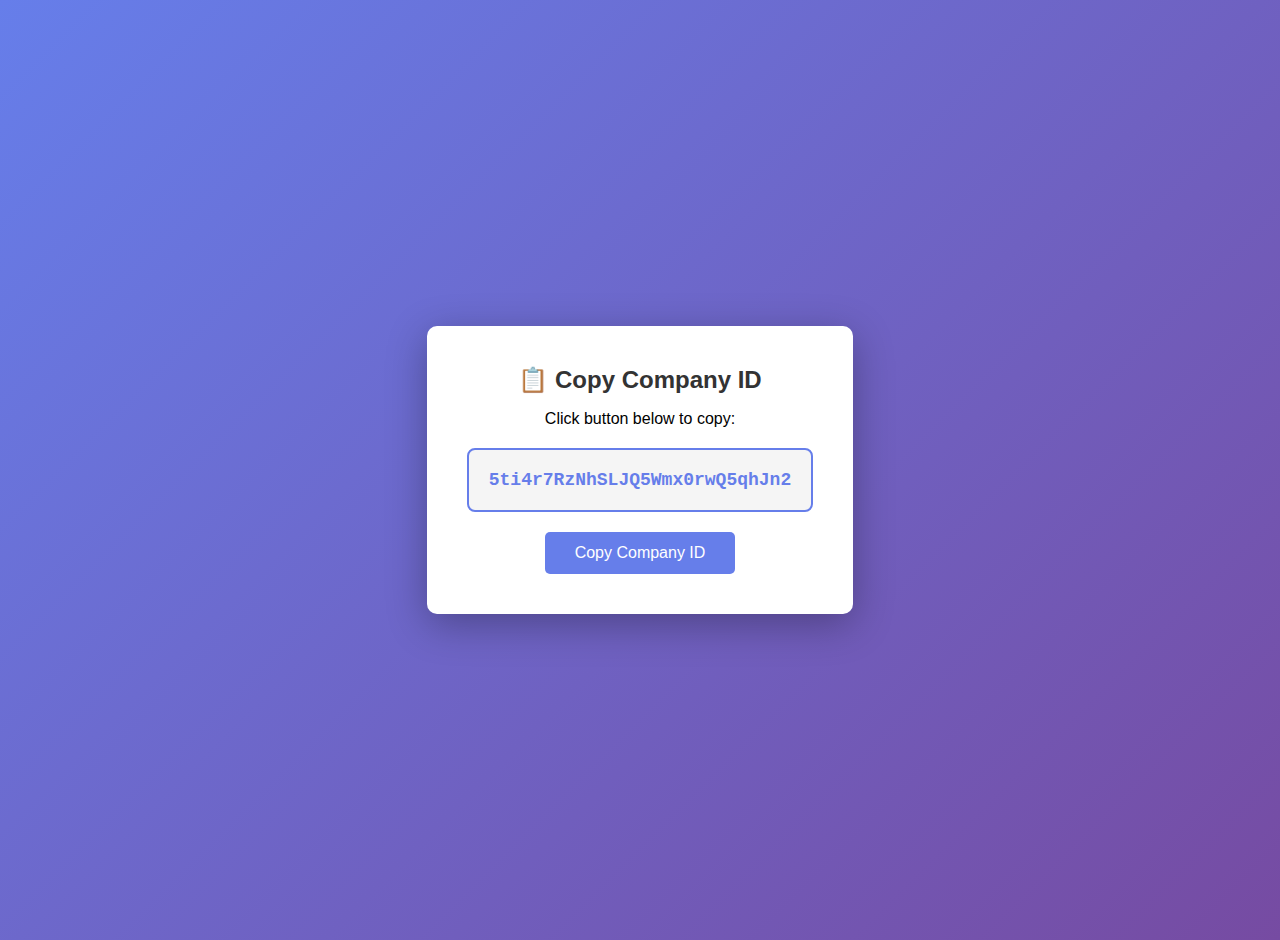
<file: copy-company-id.html>
<!DOCTYPE html>
<html lang="en">
<head>
    <meta charset="UTF-8">
    <meta name="viewport" content="width=device-width, initial-scale=1.0">
    <title>Copy Company ID</title>
    <style>
        body {
            margin: 0;
            padding: 20px;
            font-family: Arial, sans-serif;
            background: linear-gradient(135deg, #667eea 0%, #764ba2 100%);
            min-height: 100vh;
            display: flex;
            align-items: center;
            justify-content: center;
        }
        .container {
            background: white;
            padding: 40px;
            border-radius: 10px;
            box-shadow: 0 10px 40px rgba(0, 0, 0, 0.3);
            text-align: center;
            max-width: 500px;
        }
        h1 {
            color: #333;
            margin-top: 0;
            font-size: 24px;
        }
        .company-id {
            background: #f5f5f5;
            padding: 20px;
            border-radius: 8px;
            font-family: 'Courier New', monospace;
            font-size: 18px;
            font-weight: bold;
            color: #667eea;
            margin: 20px 0;
            word-break: break-all;
            border: 2px solid #667eea;
        }
        button {
            background: #667eea;
            color: white;
            border: none;
            padding: 12px 30px;
            font-size: 16px;
            border-radius: 5px;
            cursor: pointer;
            transition: background 0.3s;
        }
        button:hover {
            background: #764ba2;
        }
        .status {
            margin-top: 10px;
            font-size: 14px;
            color: #27ae60;
            display: none;
        }
        .status.show {
            display: block;
        }
    </style>
</head>
<body>
    <div class="container">
        <h1>📋 Copy Company ID</h1>
        <p>Click button below to copy:</p>
        <div class="company-id" id="companyId">5ti4r7RzNhSLJQ5Wmx0rwQ5qhJn2</div>
        <button onclick="copyToClipboard()">Copy Company ID</button>
        <div class="status" id="status">✅ Copied to clipboard!</div>
    </div>

    <script>
        function copyToClipboard() {
            const companyId = document.getElementById('companyId').textContent;
            navigator.clipboard.writeText(companyId).then(() => {
                const status = document.getElementById('status');
                status.classList.add('show');
                setTimeout(() => {
                    status.classList.remove('show');
                }, 2000);
            });
        }
    </script>
</body>
</html>
</file>
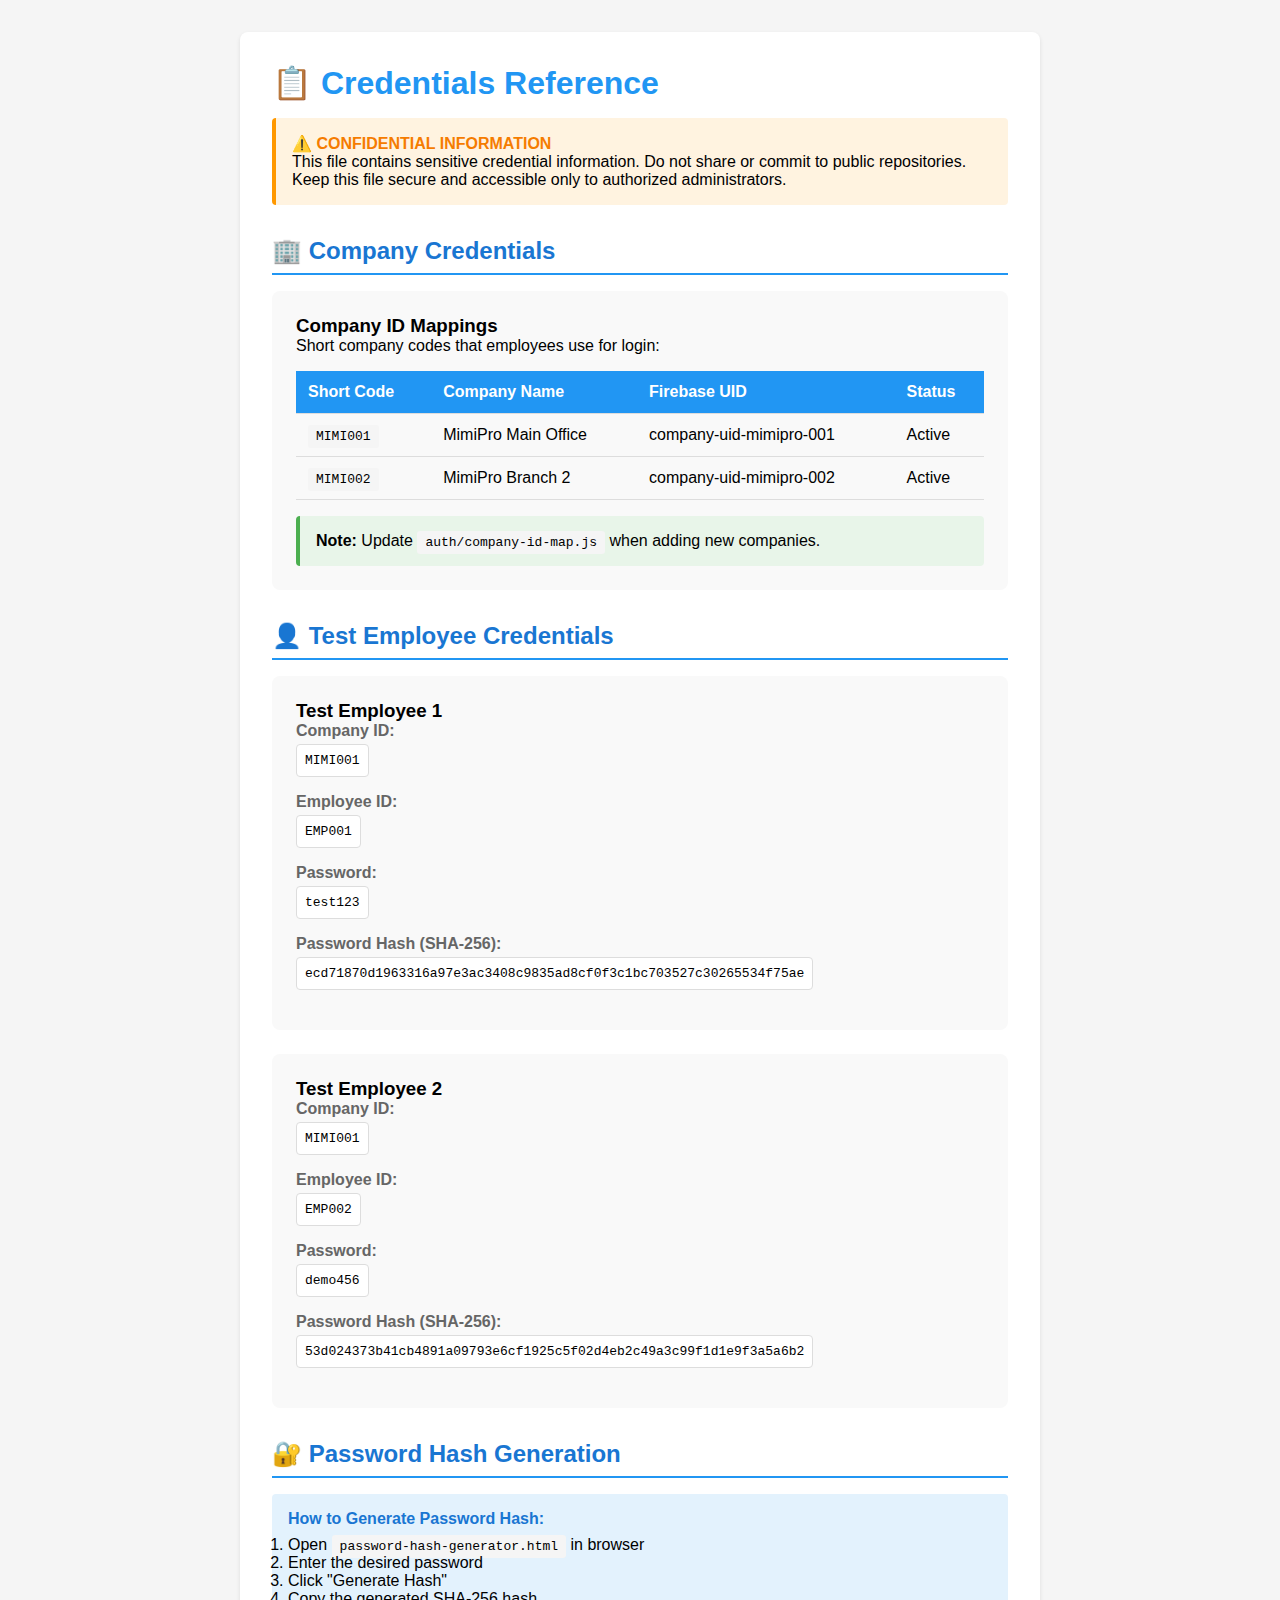
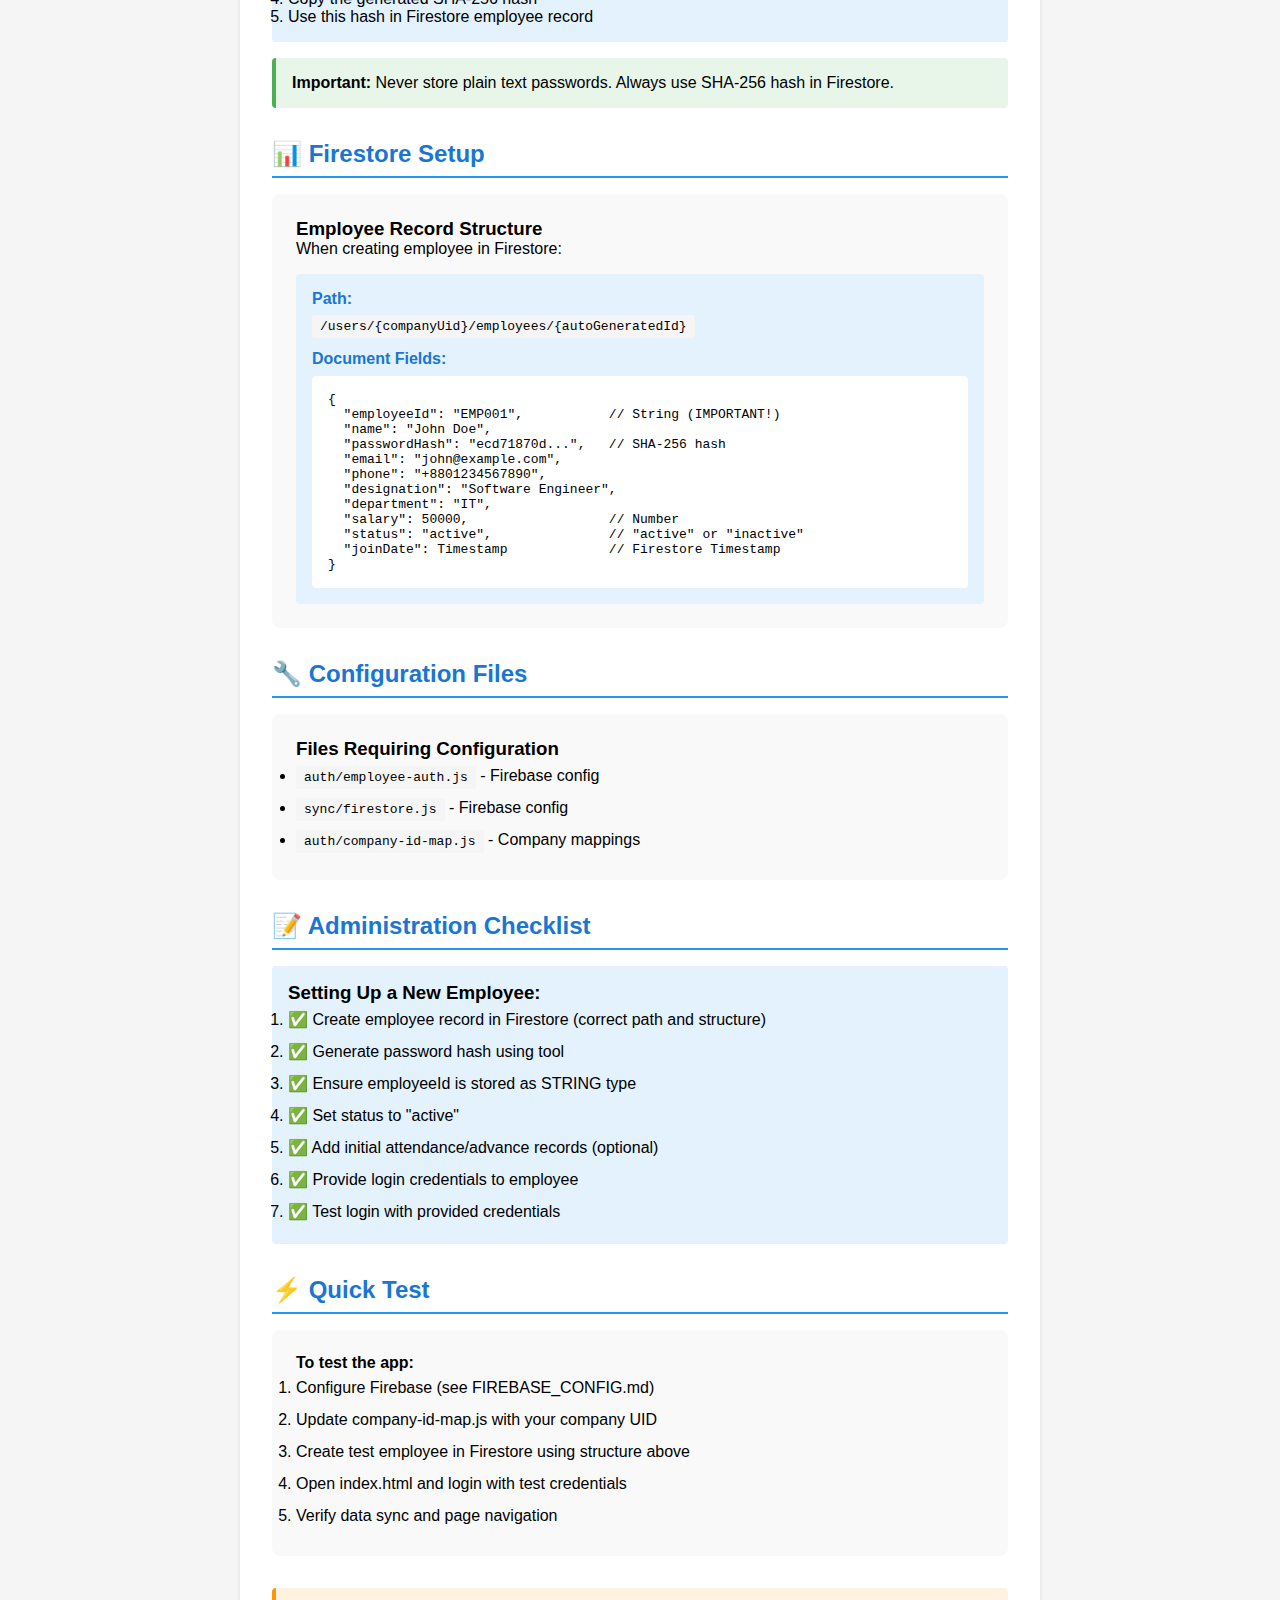
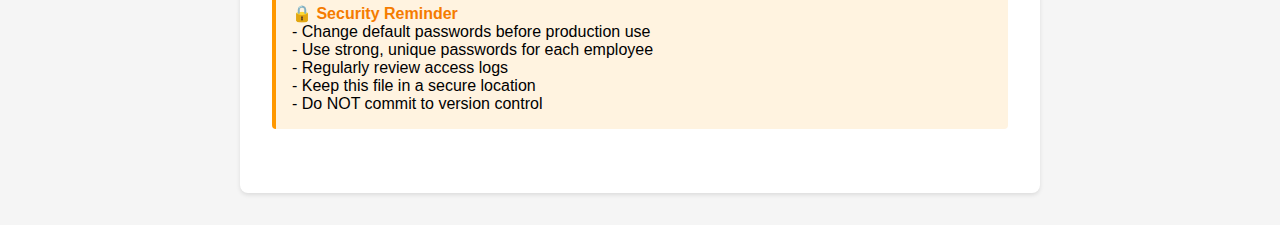
<file: employee-app/credentials.html>
<!DOCTYPE html>
<html lang="en">
<head>
    <meta charset="UTF-8">
    <meta name="viewport" content="width=device-width, initial-scale=1.0">
    <title>Credentials Reference - MimiPro Employee App</title>
    <style>
        * {
            margin: 0;
            padding: 0;
            box-sizing: border-box;
        }
        
        body {
            font-family: 'Segoe UI', Tahoma, Geneva, Verdana, sans-serif;
            background: #f5f5f5;
            padding: 2rem;
        }
        
        .container {
            max-width: 800px;
            margin: 0 auto;
            background: white;
            padding: 2rem;
            border-radius: 8px;
            box-shadow: 0 2px 4px rgba(0, 0, 0, 0.1);
        }
        
        h1 {
            color: #2196F3;
            margin-bottom: 1rem;
        }
        
        .warning {
            background: #FFF3E0;
            border-left: 4px solid #FF9800;
            padding: 1rem;
            margin-bottom: 2rem;
            border-radius: 4px;
        }
        
        .warning strong {
            color: #F57C00;
        }
        
        h2 {
            color: #1976D2;
            margin-top: 2rem;
            margin-bottom: 1rem;
            border-bottom: 2px solid #2196F3;
            padding-bottom: 0.5rem;
        }
        
        .credential-section {
            background: #f9f9f9;
            padding: 1.5rem;
            border-radius: 8px;
            margin-bottom: 1.5rem;
        }
        
        .credential-item {
            margin-bottom: 1rem;
        }
        
        .credential-label {
            font-weight: 600;
            color: #666;
            margin-bottom: 0.25rem;
        }
        
        .credential-value {
            font-family: monospace;
            background: white;
            padding: 0.5rem;
            border: 1px solid #ddd;
            border-radius: 4px;
            display: inline-block;
        }
        
        .example {
            background: #E3F2FD;
            padding: 1rem;
            border-radius: 4px;
            margin-top: 1rem;
        }
        
        .example-title {
            font-weight: 600;
            color: #1976D2;
            margin-bottom: 0.5rem;
        }
        
        table {
            width: 100%;
            border-collapse: collapse;
            margin-top: 1rem;
        }
        
        th, td {
            padding: 0.75rem;
            text-align: left;
            border-bottom: 1px solid #ddd;
        }
        
        th {
            background: #2196F3;
            color: white;
            font-weight: 600;
        }
        
        tr:hover {
            background: #f5f5f5;
        }
        
        code {
            background: #f5f5f5;
            padding: 0.25rem 0.5rem;
            border-radius: 3px;
            font-family: monospace;
        }
        
        .note {
            background: #E8F5E9;
            border-left: 4px solid #4CAF50;
            padding: 1rem;
            margin-top: 1rem;
            border-radius: 4px;
        }
    </style>
</head>
<body>
    <div class="container">
        <h1>📋 Credentials Reference</h1>
        
        <div class="warning">
            <strong>⚠️ CONFIDENTIAL INFORMATION</strong><br>
            This file contains sensitive credential information. Do not share or commit to public repositories.
            Keep this file secure and accessible only to authorized administrators.
        </div>
        
        <h2>🏢 Company Credentials</h2>
        
        <div class="credential-section">
            <h3>Company ID Mappings</h3>
            <p>Short company codes that employees use for login:</p>
            
            <table>
                <thead>
                    <tr>
                        <th>Short Code</th>
                        <th>Company Name</th>
                        <th>Firebase UID</th>
                        <th>Status</th>
                    </tr>
                </thead>
                <tbody>
                    <tr>
                        <td><code>MIMI001</code></td>
                        <td>MimiPro Main Office</td>
                        <td>company-uid-mimipro-001</td>
                        <td>Active</td>
                    </tr>
                    <tr>
                        <td><code>MIMI002</code></td>
                        <td>MimiPro Branch 2</td>
                        <td>company-uid-mimipro-002</td>
                        <td>Active</td>
                    </tr>
                    <!-- Add more companies as needed -->
                </tbody>
            </table>
            
            <div class="note">
                <strong>Note:</strong> Update <code>auth/company-id-map.js</code> when adding new companies.
            </div>
        </div>
        
        <h2>👤 Test Employee Credentials</h2>
        
        <div class="credential-section">
            <h3>Test Employee 1</h3>
            <div class="credential-item">
                <div class="credential-label">Company ID:</div>
                <div class="credential-value">MIMI001</div>
            </div>
            <div class="credential-item">
                <div class="credential-label">Employee ID:</div>
                <div class="credential-value">EMP001</div>
            </div>
            <div class="credential-item">
                <div class="credential-label">Password:</div>
                <div class="credential-value">test123</div>
            </div>
            <div class="credential-item">
                <div class="credential-label">Password Hash (SHA-256):</div>
                <div class="credential-value" style="word-break: break-all;">
                    ecd71870d1963316a97e3ac3408c9835ad8cf0f3c1bc703527c30265534f75ae
                </div>
            </div>
        </div>
        
        <div class="credential-section">
            <h3>Test Employee 2</h3>
            <div class="credential-item">
                <div class="credential-label">Company ID:</div>
                <div class="credential-value">MIMI001</div>
            </div>
            <div class="credential-item">
                <div class="credential-label">Employee ID:</div>
                <div class="credential-value">EMP002</div>
            </div>
            <div class="credential-item">
                <div class="credential-label">Password:</div>
                <div class="credential-value">demo456</div>
            </div>
            <div class="credential-item">
                <div class="credential-label">Password Hash (SHA-256):</div>
                <div class="credential-value" style="word-break: break-all;">
                    53d024373b41cb4891a09793e6cf1925c5f02d4eb2c49a3c99f1d1e9f3a5a6b2
                </div>
            </div>
        </div>
        
        <h2>🔐 Password Hash Generation</h2>
        
        <div class="example">
            <div class="example-title">How to Generate Password Hash:</div>
            <ol>
                <li>Open <code>password-hash-generator.html</code> in browser</li>
                <li>Enter the desired password</li>
                <li>Click "Generate Hash"</li>
                <li>Copy the generated SHA-256 hash</li>
                <li>Use this hash in Firestore employee record</li>
            </ol>
        </div>
        
        <div class="note">
            <strong>Important:</strong> Never store plain text passwords. Always use SHA-256 hash in Firestore.
        </div>
        
        <h2>📊 Firestore Setup</h2>
        
        <div class="credential-section">
            <h3>Employee Record Structure</h3>
            <p>When creating employee in Firestore:</p>
            
            <div class="example">
                <div class="example-title">Path:</div>
                <code>/users/{companyUid}/employees/{autoGeneratedId}</code>
                
                <div class="example-title" style="margin-top: 1rem;">Document Fields:</div>
                <pre style="background: white; padding: 1rem; border-radius: 4px; overflow-x: auto;">
{
  "employeeId": "EMP001",           // String (IMPORTANT!)
  "name": "John Doe",
  "passwordHash": "ecd71870d...",   // SHA-256 hash
  "email": "john@example.com",
  "phone": "+8801234567890",
  "designation": "Software Engineer",
  "department": "IT",
  "salary": 50000,                  // Number
  "status": "active",               // "active" or "inactive"
  "joinDate": Timestamp             // Firestore Timestamp
}</pre>
            </div>
        </div>
        
        <h2>🔧 Configuration Files</h2>
        
        <div class="credential-section">
            <h3>Files Requiring Configuration</h3>
            <ul style="line-height: 2;">
                <li><code>auth/employee-auth.js</code> - Firebase config</li>
                <li><code>sync/firestore.js</code> - Firebase config</li>
                <li><code>auth/company-id-map.js</code> - Company mappings</li>
            </ul>
        </div>
        
        <h2>📝 Administration Checklist</h2>
        
        <div class="example">
            <h3>Setting Up a New Employee:</h3>
            <ol style="line-height: 2;">
                <li>✅ Create employee record in Firestore (correct path and structure)</li>
                <li>✅ Generate password hash using tool</li>
                <li>✅ Ensure employeeId is stored as STRING type</li>
                <li>✅ Set status to "active"</li>
                <li>✅ Add initial attendance/advance records (optional)</li>
                <li>✅ Provide login credentials to employee</li>
                <li>✅ Test login with provided credentials</li>
            </ol>
        </div>
        
        <h2>⚡ Quick Test</h2>
        
        <div class="credential-section">
            <p><strong>To test the app:</strong></p>
            <ol style="line-height: 2;">
                <li>Configure Firebase (see FIREBASE_CONFIG.md)</li>
                <li>Update company-id-map.js with your company UID</li>
                <li>Create test employee in Firestore using structure above</li>
                <li>Open index.html and login with test credentials</li>
                <li>Verify data sync and page navigation</li>
            </ol>
        </div>
        
        <div class="warning" style="margin-top: 2rem;">
            <strong>🔒 Security Reminder</strong><br>
            - Change default passwords before production use<br>
            - Use strong, unique passwords for each employee<br>
            - Regularly review access logs<br>
            - Keep this file in a secure location<br>
            - Do NOT commit to version control
        </div>
    </div>
</body>
</html>
</file>
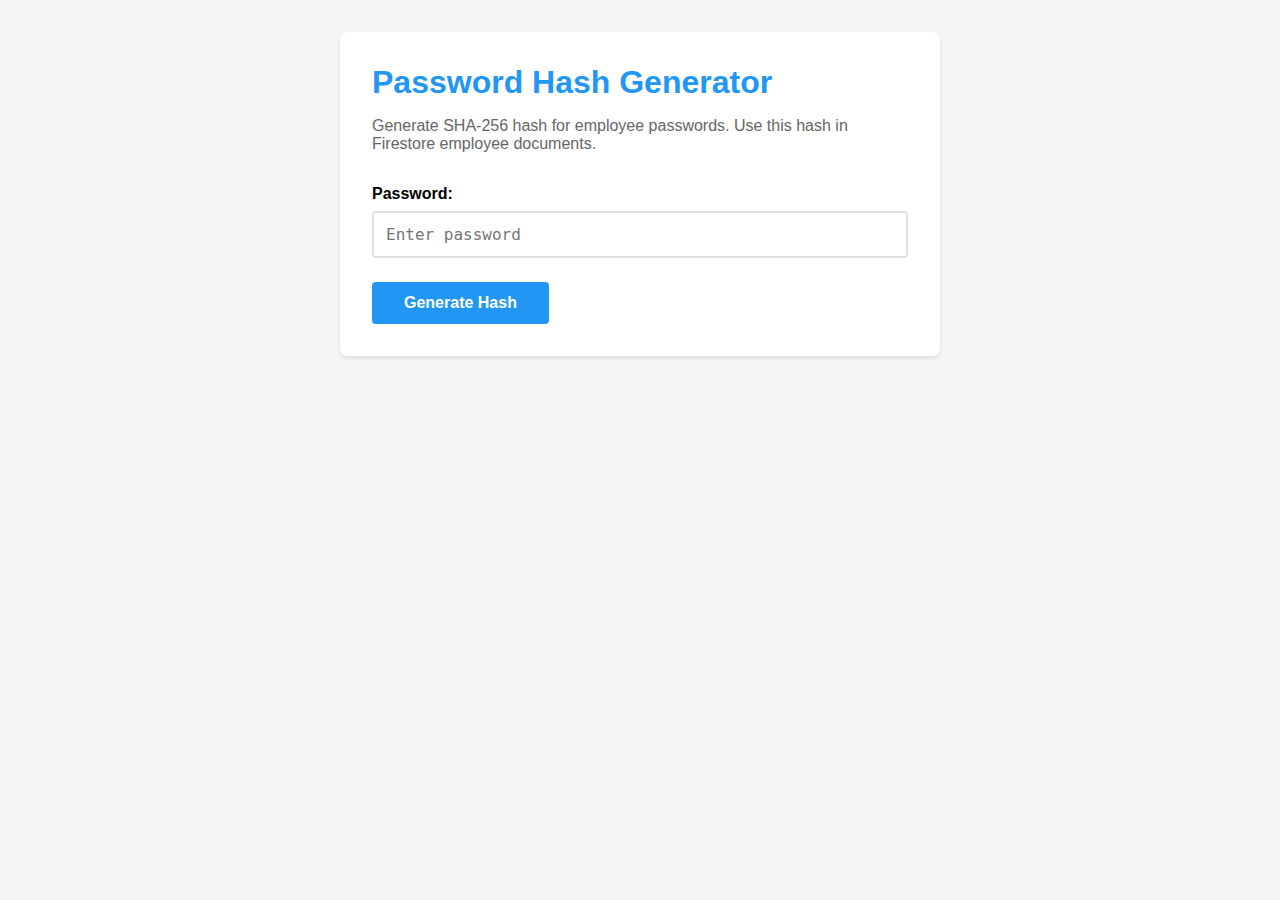
<file: employee-app/password-hash-generator.html>
<!DOCTYPE html>
<html lang="en">
<head>
    <meta charset="UTF-8">
    <meta name="viewport" content="width=device-width, initial-scale=1.0">
    <title>Password Hash Generator - MimiPro</title>
    <style>
        * {
            margin: 0;
            padding: 0;
            box-sizing: border-box;
        }
        
        body {
            font-family: 'Segoe UI', Tahoma, Geneva, Verdana, sans-serif;
            background: #f5f5f5;
            padding: 2rem;
        }
        
        .container {
            max-width: 600px;
            margin: 0 auto;
            background: white;
            padding: 2rem;
            border-radius: 8px;
            box-shadow: 0 2px 4px rgba(0, 0, 0, 0.1);
        }
        
        h1 {
            color: #2196F3;
            margin-bottom: 1rem;
        }
        
        p {
            color: #666;
            margin-bottom: 2rem;
        }
        
        .form-group {
            margin-bottom: 1.5rem;
        }
        
        label {
            display: block;
            margin-bottom: 0.5rem;
            font-weight: 600;
        }
        
        input, textarea {
            width: 100%;
            padding: 0.75rem;
            border: 2px solid #e0e0e0;
            border-radius: 4px;
            font-family: monospace;
            font-size: 1rem;
        }
        
        input:focus, textarea:focus {
            outline: none;
            border-color: #2196F3;
        }
        
        textarea {
            resize: vertical;
            min-height: 100px;
        }
        
        button {
            background: #2196F3;
            color: white;
            border: none;
            padding: 0.75rem 2rem;
            border-radius: 4px;
            font-size: 1rem;
            cursor: pointer;
            font-weight: 600;
        }
        
        button:hover {
            background: #1976D2;
        }
        
        .result {
            margin-top: 1rem;
            padding: 1rem;
            background: #f5f5f5;
            border-radius: 4px;
            word-break: break-all;
            font-family: monospace;
        }
        
        .copy-btn {
            background: #4CAF50;
            margin-top: 0.5rem;
            padding: 0.5rem 1rem;
            font-size: 0.9rem;
        }
        
        .copy-btn:hover {
            background: #45a049;
        }
    </style>
</head>
<body>
    <div class="container">
        <h1>Password Hash Generator</h1>
        <p>Generate SHA-256 hash for employee passwords. Use this hash in Firestore employee documents.</p>
        
        <div class="form-group">
            <label for="password">Password:</label>
            <input type="text" id="password" placeholder="Enter password">
        </div>
        
        <button onclick="generateHash()">Generate Hash</button>
        
        <div id="result" style="display: none;">
            <div class="form-group">
                <label>SHA-256 Hash:</label>
                <textarea id="hashOutput" readonly></textarea>
                <button class="copy-btn" onclick="copyHash()">Copy to Clipboard</button>
            </div>
        </div>
    </div>
    
    <script>
        async function generateHash() {
            const password = document.getElementById('password').value;
            
            if (!password) {
                alert('Please enter a password');
                return;
            }
            
            // Generate SHA-256 hash
            const encoder = new TextEncoder();
            const data = encoder.encode(password);
            const hashBuffer = await crypto.subtle.digest('SHA-256', data);
            const hashArray = Array.from(new Uint8Array(hashBuffer));
            const hashHex = hashArray.map(b => b.toString(16).padStart(2, '0')).join('');
            
            // Display result
            document.getElementById('hashOutput').value = hashHex;
            document.getElementById('result').style.display = 'block';
        }
        
        function copyHash() {
            const hashOutput = document.getElementById('hashOutput');
            hashOutput.select();
            document.execCommand('copy');
            alert('Hash copied to clipboard!');
        }
        
        // Allow Enter key to generate hash
        document.getElementById('password').addEventListener('keypress', function(e) {
            if (e.key === 'Enter') {
                generateHash();
            }
        });
    </script>
</body>
</html>
</file>
